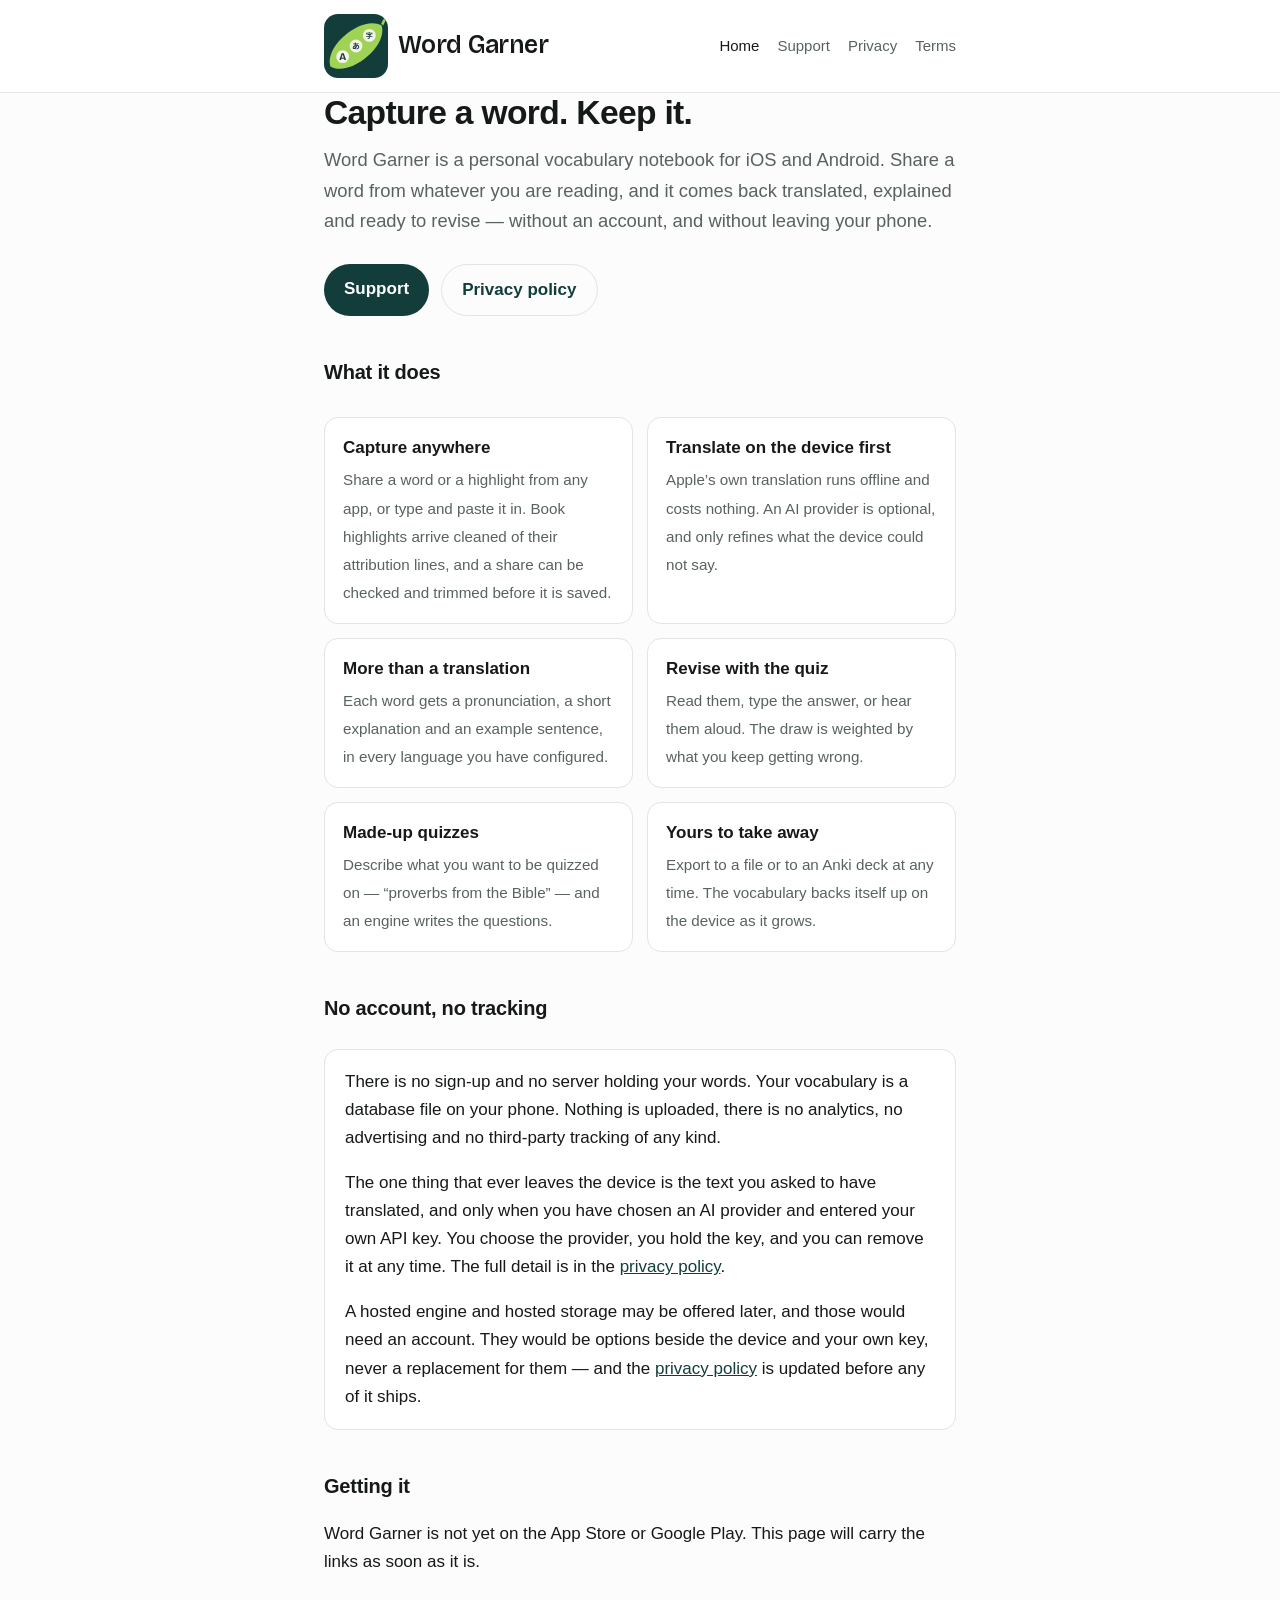
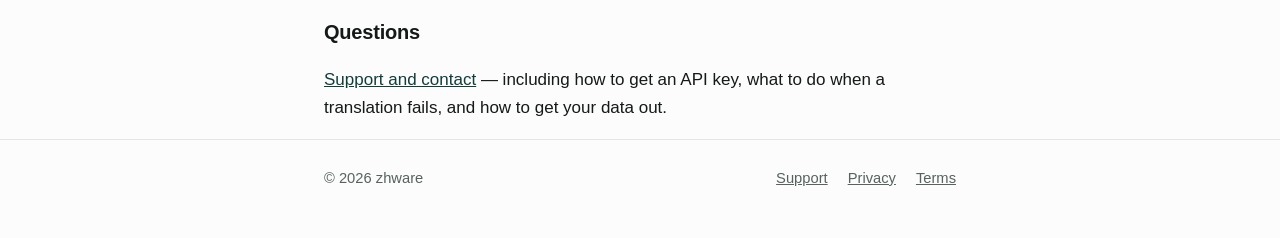
<file: index.html>
<!DOCTYPE html>
<html lang="en">
<head>
<meta charset="utf-8">
<meta name="viewport" content="width=device-width, initial-scale=1">
<title>Word Garner — capture a word, keep it</title>
<meta name="description" content="A personal vocabulary app for iOS and Android. Capture a word while reading, translate it, revise it with the quiz. Everything stays on your phone.">
<link rel="canonical" href="https://wordgarner.zhware.org/">
<link rel="icon" href="/favicon.ico?v=2" sizes="32x32">
<link rel="icon" href="/favicon.svg?v=2" type="image/svg+xml">
<link rel="apple-touch-icon" href="/apple-touch-icon.png?v=2">
<link rel="stylesheet" href="/assets/style.css">
<meta property="og:title" content="Word Garner">
<meta property="og:description" content="Capture a word while reading, translate it, revise it with the quiz. Everything stays on your phone.">
<meta property="og:url" content="https://wordgarner.zhware.org/">
<meta property="og:type" content="website">
</head>
<body>

<header class="site">
  <div class="wrap">
    <a class="brand" href="/"><img class="mark" src="/icon.svg?v=2" alt="" width="64" height="64">Word Garner</a>
    <nav class="site">
      <a href="/" aria-current="page">Home</a>
      <a href="/support/">Support</a>
      <a href="/privacy/">Privacy</a>
      <a href="/terms/">Terms</a>
    </nav>
  </div>
</header>

<main class="wrap">

  <h1>Capture a word. Keep it.</h1>
  <p class="lead">
    Word Garner is a personal vocabulary notebook for iOS and Android. Share a
    word from whatever you are reading, and it comes back translated, explained
    and ready to revise — without an account, and without leaving your phone.
  </p>

  <div class="actions">
    <a class="button" href="/support/">Support</a>
    <a class="button secondary" href="/privacy/">Privacy policy</a>
  </div>

  <h2>What it does</h2>
  <ul class="cards">
    <li>
      <strong>Capture anywhere</strong>
      <span>Share a word or a highlight from any app, or type and paste it in.
        Book highlights arrive cleaned of their attribution lines, and a share
        can be checked and trimmed before it is saved.</span>
    </li>
    <li>
      <strong>Translate on the device first</strong>
      <span>Apple’s own translation runs offline and costs nothing. An AI
        provider is optional, and only refines what the device could not
        say.</span>
    </li>
    <li>
      <strong>More than a translation</strong>
      <span>Each word gets a pronunciation, a short explanation and an example
        sentence, in every language you have configured.</span>
    </li>
    <li>
      <strong>Revise with the quiz</strong>
      <span>Read them, type the answer, or hear them aloud. The draw is
        weighted by what you keep getting wrong.</span>
    </li>
    <li>
      <strong>Made-up quizzes</strong>
      <span>Describe what you want to be quizzed on — “proverbs from the
        Bible” — and an engine writes the questions.</span>
    </li>
    <li>
      <strong>Yours to take away</strong>
      <span>Export to a file or to an Anki deck at any time. The vocabulary
        backs itself up on the device as it grows.</span>
    </li>
  </ul>

  <h2>No account, no tracking</h2>
  <div class="panel">
    <p>
      There is no sign-up and no server holding your words. Your vocabulary is
      a database file on your phone. Nothing is uploaded, there is no
      analytics, no advertising and no third-party tracking of any kind.
    </p>
    <p>
      The one thing that ever leaves the device is the text you asked to have
      translated, and only when you have chosen an AI provider and entered
      your own API key. You choose the provider, you hold the key, and you can
      remove it at any time. The full detail is in the
      <a href="/privacy/">privacy policy</a>.
    </p>
    <p>
      A hosted engine and hosted storage may be offered later, and those would
      need an account. They would be options beside the device and your own
      key, never a replacement for them — and the
      <a href="/privacy/">privacy policy</a> is updated before any of it
      ships.
    </p>
  </div>

  <h2>Getting it</h2>
  <p>
    Word Garner is not yet on the App Store or Google Play. This page will carry
    the links as soon as it is.
  </p>

  <h2>Questions</h2>
  <p>
    <a href="/support/">Support and contact</a> — including how to get an API
    key, what to do when a translation fails, and how to get your data out.
  </p>

</main>

<footer class="site">
  <div class="wrap">
    <span>© 2026 zhware</span>
    <span class="spacer"></span>
    <a href="/support/">Support</a>
    <a href="/privacy/">Privacy</a>
    <a href="/terms/">Terms</a>
  </div>
</footer>

</body>
</html>
</file>
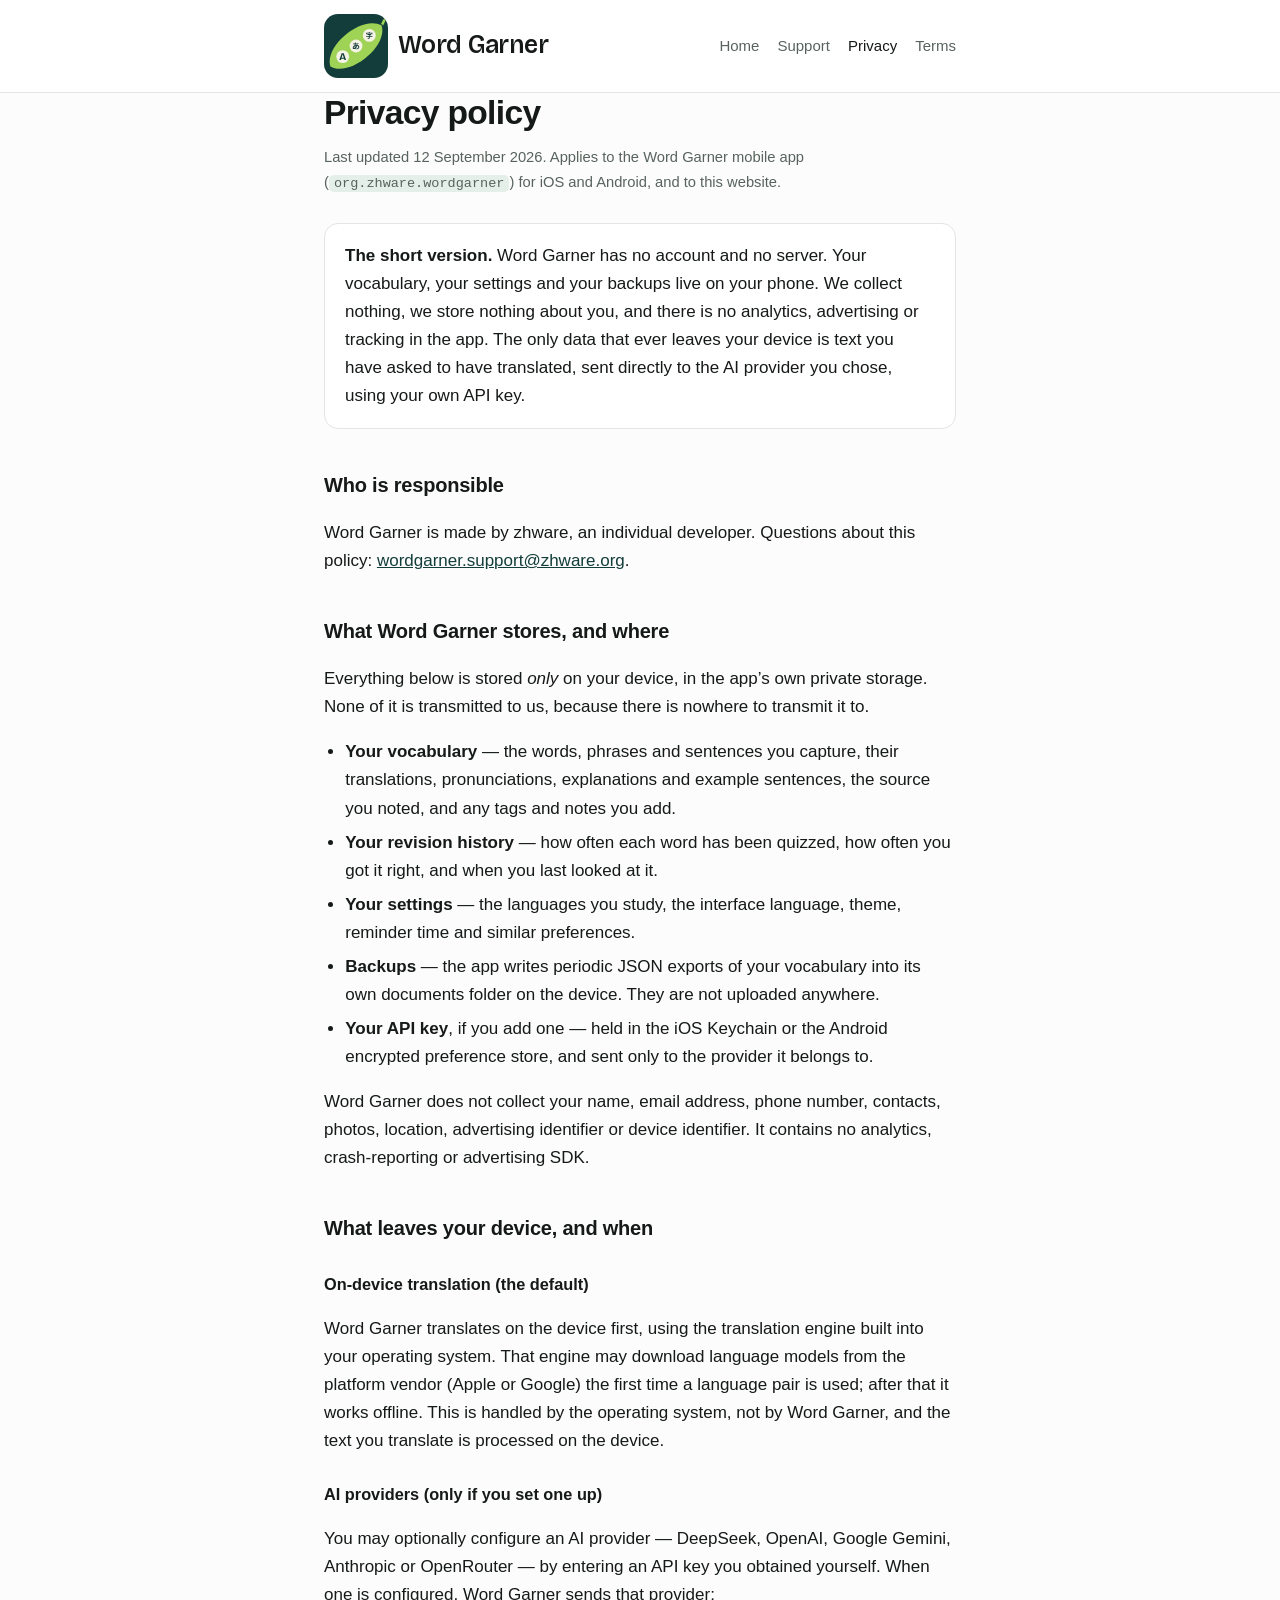
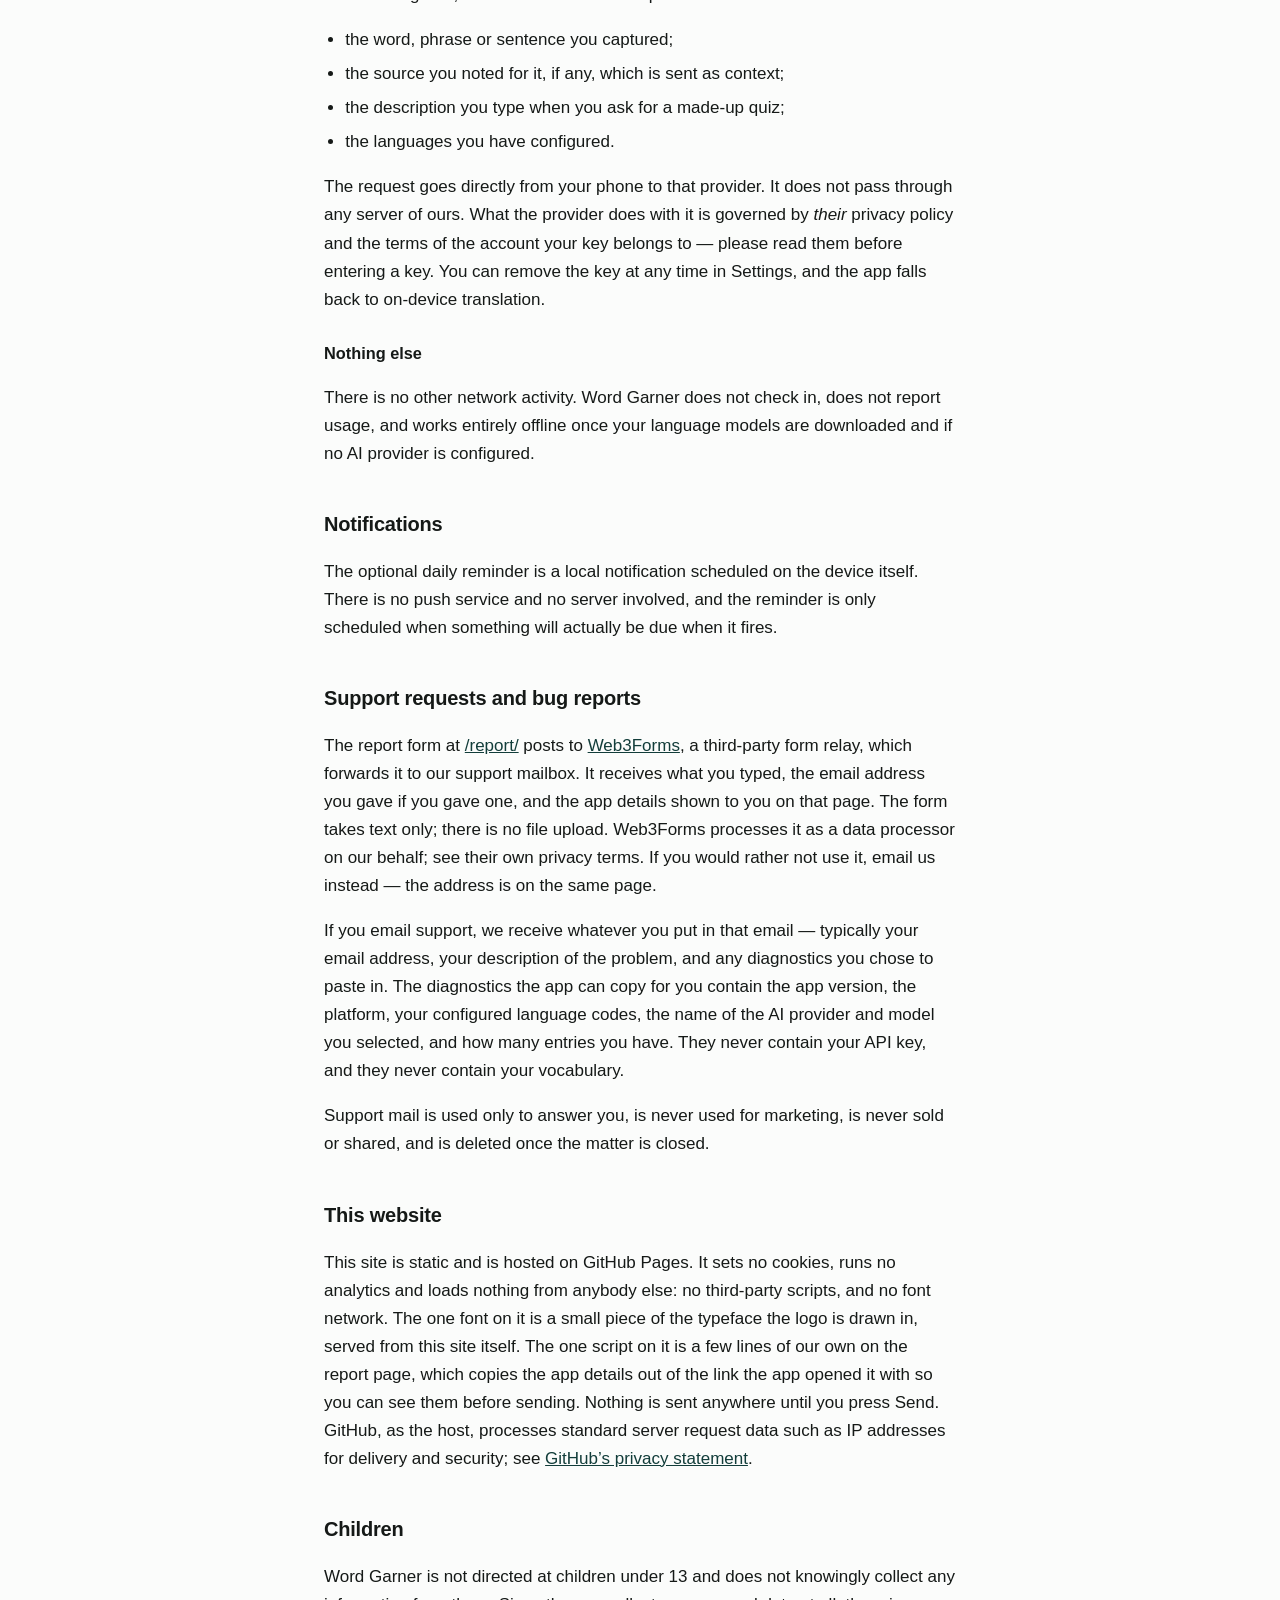
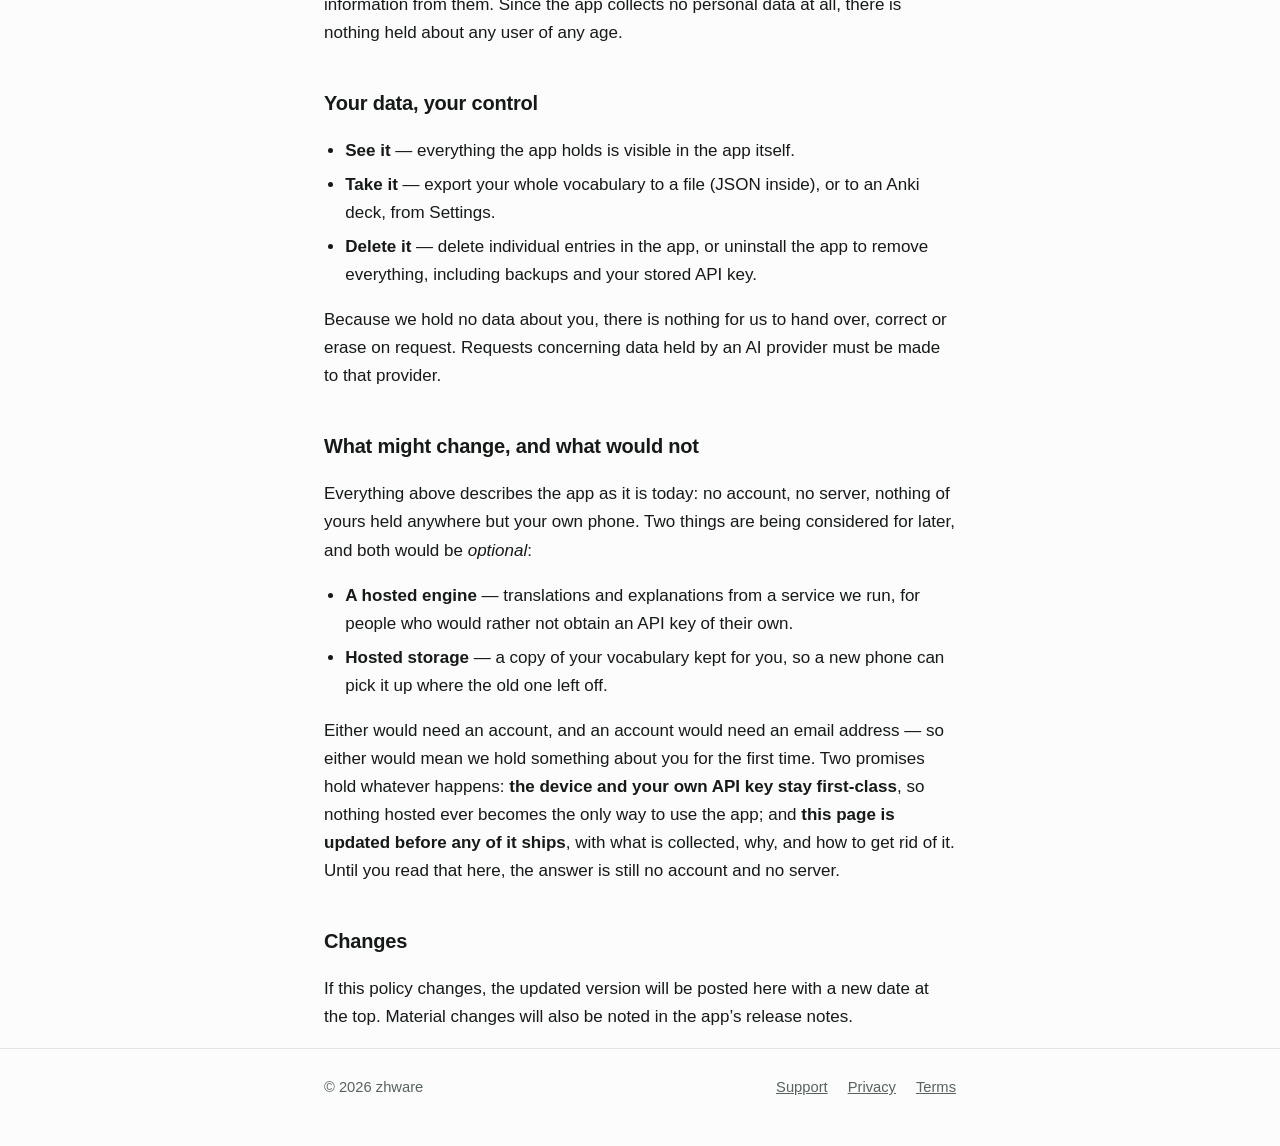
<file: privacy/index.html>
<!DOCTYPE html>
<html lang="en">
<head>
<meta charset="utf-8">
<meta name="viewport" content="width=device-width, initial-scale=1">
<title>Privacy policy — Word Garner</title>
<meta name="description" content="Word Garner's privacy policy. No account, no analytics, no tracking; your vocabulary never leaves your phone.">
<link rel="canonical" href="https://wordgarner.zhware.org/privacy/">
<link rel="icon" href="/favicon.ico?v=2" sizes="32x32">
<link rel="icon" href="/favicon.svg?v=2" type="image/svg+xml">
<link rel="apple-touch-icon" href="/apple-touch-icon.png?v=2">
<link rel="stylesheet" href="/assets/style.css">
</head>
<body>

<header class="site">
  <div class="wrap">
    <a class="brand" href="/"><img class="mark" src="/icon.svg?v=2" alt="" width="64" height="64">Word Garner</a>
    <nav class="site">
      <a href="/">Home</a>
      <a href="/support/">Support</a>
      <a href="/privacy/" aria-current="page">Privacy</a>
      <a href="/terms/">Terms</a>
    </nav>
  </div>
</header>

<main class="wrap">

  <h1>Privacy policy</h1>
  <p class="updated">Last updated 12 September 2026. Applies to the Word Garner
    mobile app (<code>org.zhware.wordgarner</code>) for iOS and Android, and to
    this website.</p>

  <div class="panel">
    <p><strong>The short version.</strong> Word Garner has no account and no
      server. Your vocabulary, your settings and your backups live on your
      phone. We collect nothing, we store nothing about you, and there is no
      analytics, advertising or tracking in the app. The only data that ever
      leaves your device is text you have asked to have translated, sent
      directly to the AI provider you chose, using your own API key.</p>
  </div>

  <h2>Who is responsible</h2>
  <p>
    Word Garner is made by zhware, an individual developer. Questions about this
    policy: <a href="mailto:wordgarner.support@zhware.org">wordgarner.support@zhware.org</a>.
  </p>

  <h2>What Word Garner stores, and where</h2>
  <p>
    Everything below is stored <em>only</em> on your device, in the app’s own
    private storage. None of it is transmitted to us, because there is nowhere
    to transmit it to.
  </p>
  <ul>
    <li><strong>Your vocabulary</strong> — the words, phrases and sentences you
      capture, their translations, pronunciations, explanations and example
      sentences, the source you noted, and any tags and notes you add.</li>
    <li><strong>Your revision history</strong> — how often each word has been
      quizzed, how often you got it right, and when you last looked at it.</li>
    <li><strong>Your settings</strong> — the languages you study, the interface
      language, theme, reminder time and similar preferences.</li>
    <li><strong>Backups</strong> — the app writes periodic JSON exports of your
      vocabulary into its own documents folder on the device. They are not
      uploaded anywhere.</li>
    <li><strong>Your API key</strong>, if you add one — held in the iOS
      Keychain or the Android encrypted preference store, and sent only to the
      provider it belongs to.</li>
  </ul>
  <p>
    Word Garner does not collect your name, email address, phone number, contacts,
    photos, location, advertising identifier or device identifier. It contains
    no analytics, crash-reporting or advertising SDK.
  </p>

  <h2>What leaves your device, and when</h2>

  <h3>On-device translation (the default)</h3>
  <p>
    Word Garner translates on the device first, using the translation engine
    built into your operating system. That engine may download language models
    from the platform vendor (Apple or Google) the first time a language pair
    is used; after that it works offline. This is handled by the operating
    system, not by Word Garner, and the text you translate is processed on the
    device.
  </p>

  <h3>AI providers (only if you set one up)</h3>
  <p>
    You may optionally configure an AI provider — DeepSeek, OpenAI, Google
    Gemini, Anthropic or OpenRouter — by entering an API key you obtained
    yourself. When one is configured, Word Garner sends that provider:
  </p>
  <ul>
    <li>the word, phrase or sentence you captured;</li>
    <li>the source you noted for it, if any, which is sent as context;</li>
    <li>the description you type when you ask for a made-up quiz;</li>
    <li>the languages you have configured.</li>
  </ul>
  <p>
    The request goes directly from your phone to that provider. It does not
    pass through any server of ours. What the provider does with it is governed
    by <em>their</em> privacy policy and the terms of the account your key
    belongs to — please read them before entering a key. You can remove the key
    at any time in Settings, and the app falls back to on-device translation.
  </p>

  <h3>Nothing else</h3>
  <p>
    There is no other network activity. Word Garner does not check in, does not
    report usage, and works entirely offline once your language models are
    downloaded and if no AI provider is configured.
  </p>

  <h2>Notifications</h2>
  <p>
    The optional daily reminder is a local notification scheduled on the device
    itself. There is no push service and no server involved, and the reminder is
    only scheduled when something will actually be due when it fires.
  </p>

  <h2>Support requests and bug reports</h2>
  <p>
    The report form at <a href="/report/">/report/</a> posts to
    <a href="https://web3forms.com/">Web3Forms</a>, a third-party form relay,
    which forwards it to our support mailbox. It receives what you typed, the
    email address you gave if you gave one, and the app details shown to you on
    that page. The form takes text only; there is no file upload. Web3Forms processes it as a data
    processor on our behalf; see their own privacy terms. If you would rather
    not use it, email us instead — the address is on the same page.
  </p>
  <p>
    If you email support, we receive whatever you put in that email — typically
    your email address, your description of the problem, and any diagnostics you
    chose to paste in. The diagnostics the app can copy for you contain the app
    version, the platform, your configured language codes, the name of the AI
    provider and model you selected, and how many entries you have. They never
    contain your API key, and they never contain your vocabulary.
  </p>
  <p>
    Support mail is used only to answer you, is never used for marketing, is
    never sold or shared, and is deleted once the matter is closed.
  </p>

  <h2>This website</h2>
  <p>
    This site is static and is hosted on GitHub Pages. It sets no cookies, runs
    no analytics and loads nothing from anybody else: no third-party scripts,
    and no font network. The one font on it is a small piece of the typeface
    the logo is drawn in, served from this site itself. The one script on
    it is a few lines of our own on the report page, which copies the app
    details out of the link the app opened it with so you can see them before
    sending. Nothing is sent anywhere until you press Send. GitHub, as the
    host, processes standard server request data such as IP addresses for
    delivery and security; see
    <a href="https://docs.github.com/site-policy/privacy-policies/github-privacy-statement">GitHub’s
    privacy statement</a>.
  </p>

  <h2>Children</h2>
  <p>
    Word Garner is not directed at children under 13 and does not knowingly
    collect any information from them. Since the app collects no personal data
    at all, there is nothing held about any user of any age.
  </p>

  <h2>Your data, your control</h2>
  <ul>
    <li><strong>See it</strong> — everything the app holds is visible in the
      app itself.</li>
    <li><strong>Take it</strong> — export your whole vocabulary to a file (JSON
      inside), or to an Anki deck, from Settings.</li>
    <li><strong>Delete it</strong> — delete individual entries in the app, or
      uninstall the app to remove everything, including backups and your stored
      API key.</li>
  </ul>
  <p>
    Because we hold no data about you, there is nothing for us to hand over,
    correct or erase on request. Requests concerning data held by an AI provider
    must be made to that provider.
  </p>

  <h2>What might change, and what would not</h2>
  <p>
    Everything above describes the app as it is today: no account, no server,
    nothing of yours held anywhere but your own phone. Two things are being
    considered for later, and both would be <em>optional</em>:
  </p>
  <ul>
    <li><strong>A hosted engine</strong> — translations and explanations from
      a service we run, for people who would rather not obtain an API key of
      their own.</li>
    <li><strong>Hosted storage</strong> — a copy of your vocabulary kept for
      you, so a new phone can pick it up where the old one left off.</li>
  </ul>
  <p>
    Either would need an account, and an account would need an email address —
    so either would mean we hold something about you for the first time. Two
    promises hold whatever happens: <strong>the device and your own API key
    stay first-class</strong>, so nothing hosted ever becomes the only way to
    use the app; and <strong>this page is updated before any of it ships</strong>,
    with what is collected, why, and how to get rid of it. Until you read that
    here, the answer is still no account and no server.
  </p>

  <h2>Changes</h2>
  <p>
    If this policy changes, the updated version will be posted here with a new
    date at the top. Material changes will also be noted in the app’s release
    notes.
  </p>

</main>

<footer class="site">
  <div class="wrap">
    <span>© 2026 zhware</span>
    <span class="spacer"></span>
    <a href="/support/">Support</a>
    <a href="/privacy/">Privacy</a>
    <a href="/terms/">Terms</a>
  </div>
</footer>

</body>
</html>
</file>
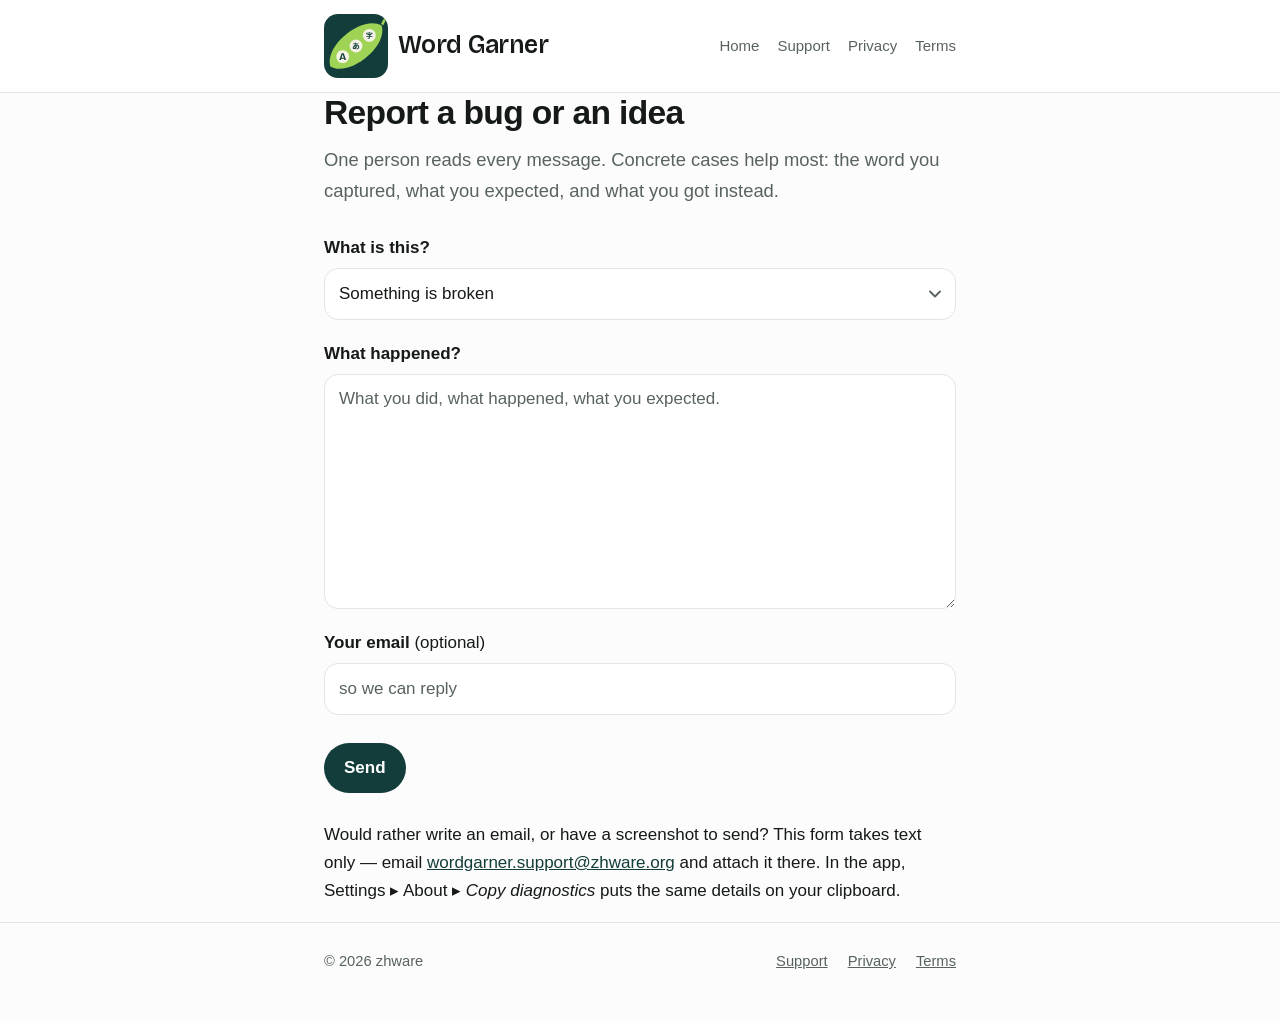
<file: report/index.html>
<!DOCTYPE html>
<html lang="en">
<head>
<meta charset="utf-8">
<meta name="viewport" content="width=device-width, initial-scale=1">
<title>Report a bug or an idea — Word Garner</title>
<meta name="description" content="Tell us what went wrong, or what you would like Word Garner to do.">
<meta name="robots" content="noindex">
<link rel="canonical" href="https://wordgarner.zhware.org/report/">
<link rel="icon" href="/favicon.ico?v=2" sizes="32x32">
<link rel="icon" href="/favicon.svg?v=2" type="image/svg+xml">
<link rel="apple-touch-icon" href="/apple-touch-icon.png?v=2">
<link rel="stylesheet" href="/assets/style.css">
</head>
<body>

<header class="site">
  <div class="wrap">
    <a class="brand" href="/"><img class="mark" src="/icon.svg?v=2" alt="" width="64" height="64">Word Garner</a>
    <nav class="site">
      <a href="/">Home</a>
      <a href="/support/">Support</a>
      <a href="/privacy/">Privacy</a>
      <a href="/terms/">Terms</a>
    </nav>
  </div>
</header>

<main class="wrap">

  <h1>Report a bug or an idea</h1>
  <p class="lead">
    One person reads every message. Concrete cases help most: the word you
    captured, what you expected, and what you got instead.
  </p>

  <!-- Posts straight to Web3Forms, which emails it on. GitHub Pages serves
       static files and nothing else, so the form needs somewhere off-site to
       post to. Plain POST, no JavaScript in the path. -->
  <form action="https://api.web3forms.com/submit" method="POST">

    <input type="hidden" name="access_key"
           value="18036f08-31e8-4039-8b6d-1eeaa0fe0ed5">
    <input type="hidden" name="subject" value="Word Garner report">
    <input type="hidden" name="from_name" value="Word Garner report form">
    <input type="hidden" name="redirect"
           value="https://wordgarner.zhware.org/report/thanks/">
    <!-- Web3Forms' Honeypot Trick: a bot ticks it, a person never sees it,
         and the message is dropped without a CAPTCHA in the way. -->
    <input type="checkbox" name="botcheck" style="display:none"
           tabindex="-1" autocomplete="off">

    <p>
      <label for="kind"><strong>What is this?</strong></label>
      <select id="kind" name="Kind" required>
        <option value="Bug">Something is broken</option>
        <option value="Idea">An idea for the app</option>
        <option value="Question">A question</option>
      </select>
    </p>

    <p>
      <label for="message"><strong>What happened?</strong></label>
      <textarea id="message" name="Message" rows="8" required
                placeholder="What you did, what happened, what you expected."></textarea>
    </p>

    <p>
      <label for="email"><strong>Your email</strong> (optional)</label>
      <input id="email" type="email" name="email"
             placeholder="so we can reply">
    </p>

    <div class="panel" id="diagnostics-panel" hidden>
      <p><strong>Details about your app</strong></p>
      <p>
        Sent with the report so a problem can be reproduced. Shown here in
        full, because what you can see is exactly what goes: no API key, and
        none of your vocabulary.
      </p>
      <textarea id="diagnostics" name="App details" rows="6" readonly></textarea>
    </div>

    <p class="actions">
      <button class="button" type="submit">Send</button>
    </p>
  </form>

  <p>
    Would rather write an email, or have a screenshot to send? This form takes
    text only — email <a href="mailto:wordgarner.support@zhware.org">wordgarner.support@zhware.org</a>
    and attach it there. In the app, Settings ▸ About ▸ <em>Copy diagnostics</em>
    puts the same details on your clipboard.
  </p>

  <script>
    // The app opens this page with its own details in the query string —
    // the website cannot know them, and asking somebody to copy them by
    // hand is asking for the report without them. First-party and inline:
    // nothing here is fetched from anyone else.
    (function () {
      var details = new URLSearchParams(location.search).get('d');
      if (!details) return;
      document.getElementById('diagnostics').value = details;
      document.getElementById('diagnostics-panel').hidden = false;
    })();
  </script>

</main>

<footer class="site">
  <div class="wrap">
    <span>© 2026 zhware</span>
    <span class="spacer"></span>
    <a href="/support/">Support</a>
    <a href="/privacy/">Privacy</a>
    <a href="/terms/">Terms</a>
  </div>
</footer>

</body>
</html>
</file>
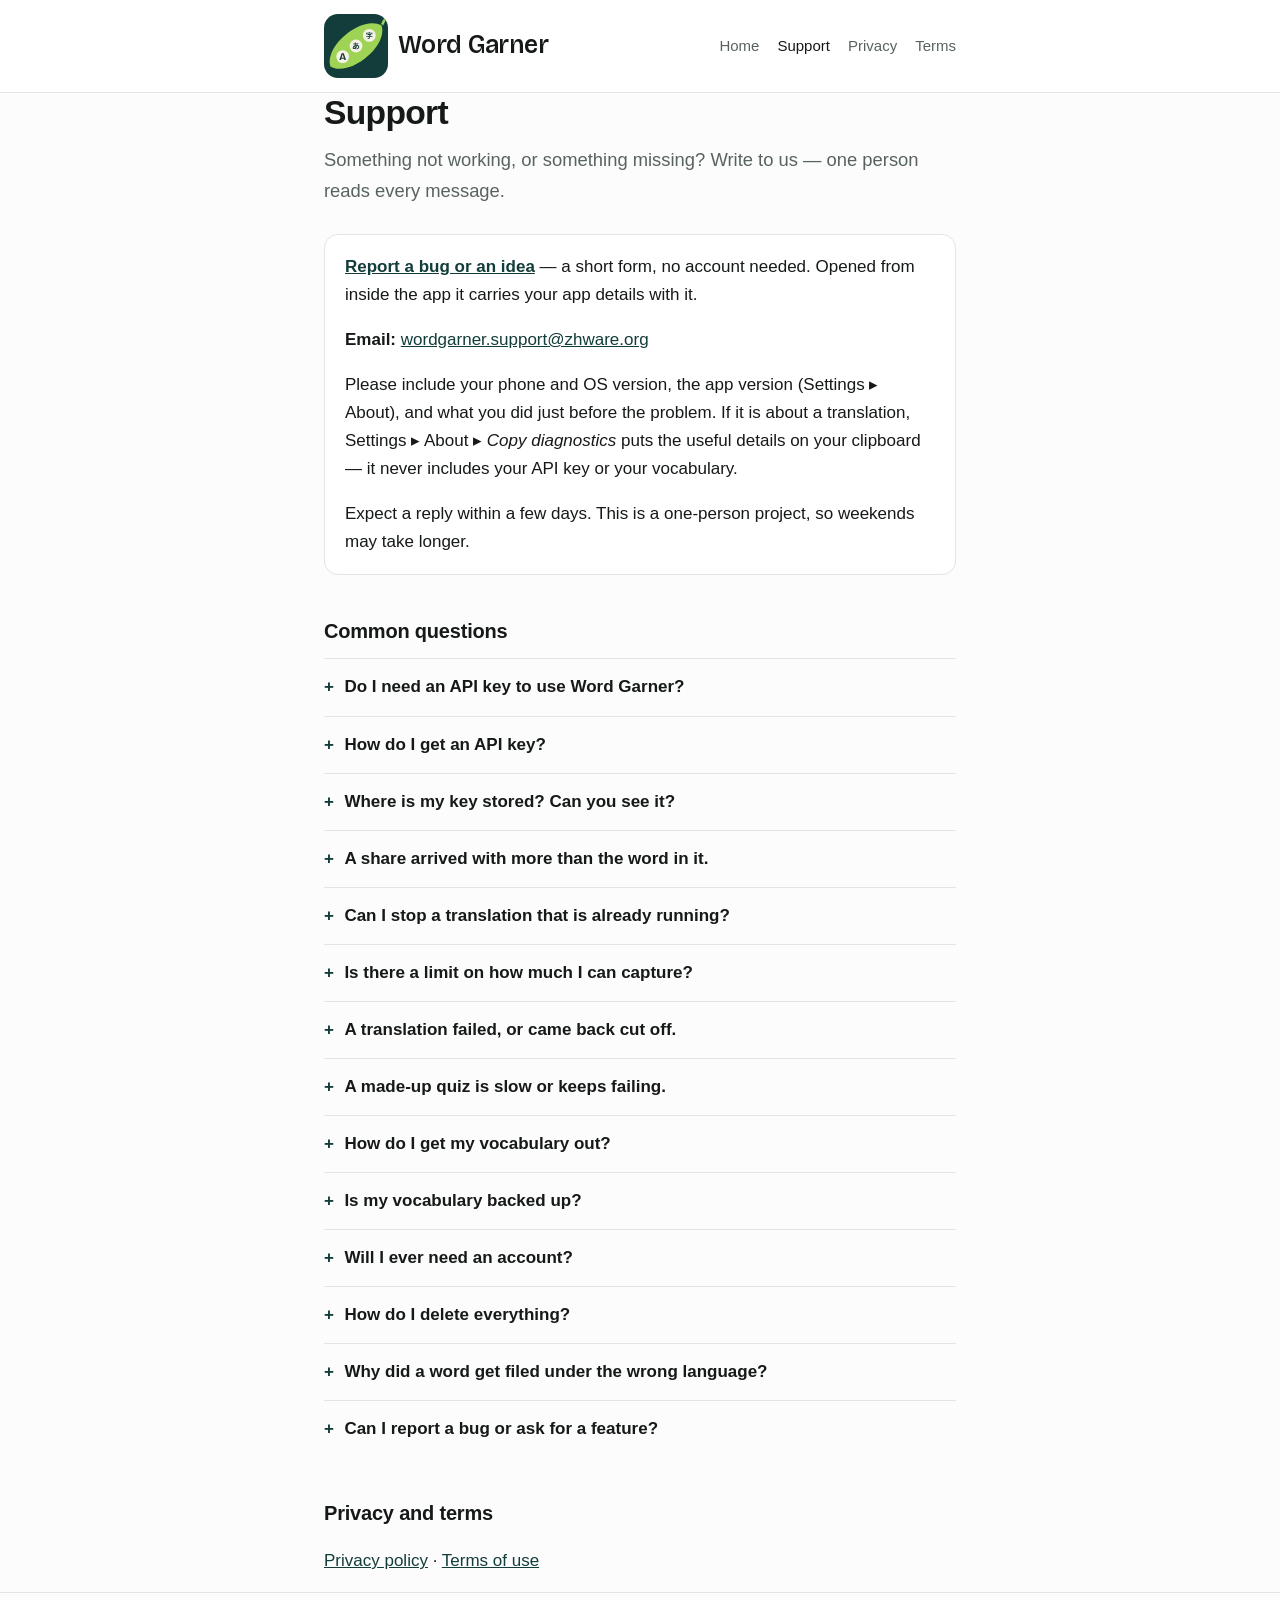
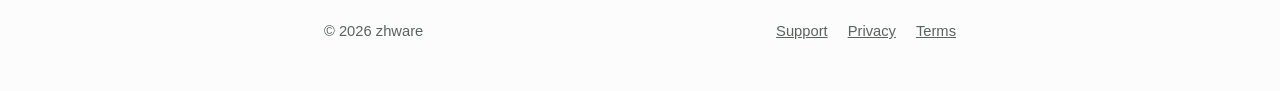
<file: support/index.html>
<!DOCTYPE html>
<html lang="en">
<head>
<meta charset="utf-8">
<meta name="viewport" content="width=device-width, initial-scale=1">
<title>Support — Word Garner</title>
<meta name="description" content="Help with Word Garner: contact, API keys, translation problems, backups and exports.">
<link rel="canonical" href="https://wordgarner.zhware.org/support/">
<link rel="icon" href="/favicon.ico?v=2" sizes="32x32">
<link rel="icon" href="/favicon.svg?v=2" type="image/svg+xml">
<link rel="apple-touch-icon" href="/apple-touch-icon.png?v=2">
<link rel="stylesheet" href="/assets/style.css">
</head>
<body>

<header class="site">
  <div class="wrap">
    <a class="brand" href="/"><img class="mark" src="/icon.svg?v=2" alt="" width="64" height="64">Word Garner</a>
    <nav class="site">
      <a href="/">Home</a>
      <a href="/support/" aria-current="page">Support</a>
      <a href="/privacy/">Privacy</a>
      <a href="/terms/">Terms</a>
    </nav>
  </div>
</header>

<main class="wrap">

  <h1>Support</h1>
  <p class="lead">
    Something not working, or something missing? Write to us — one person reads
    every message.
  </p>

  <div class="panel">
    <p>
      <strong><a href="/report/">Report a bug or an idea</a></strong> — a short
      form, no account needed. Opened from inside the app it carries your app
      details with it.
    </p>
    <p>
      <strong>Email:</strong>
      <a href="mailto:wordgarner.support@zhware.org">wordgarner.support@zhware.org</a>
    </p>
    <p>
      Please include your phone and OS version, the app version (Settings ▸
      About), and what you did just before the problem. If it is about a
      translation, Settings ▸ About ▸ <em>Copy diagnostics</em> puts the useful
      details on your clipboard — it never includes your API key or your
      vocabulary.
    </p>
    <p>
      Expect a reply within a few days. This is a one-person project, so
      weekends may take longer.
    </p>
  </div>

  <h2>Common questions</h2>

  <details>
    <summary>Do I need an API key to use Word Garner?</summary>
    <p>
      No. Word Garner translates on the device first, using the translation engine
      built into your phone. That is free, works offline, and needs no account.
      An API key buys the things a machine translator cannot give you — the
      pronunciation, the short explanation, the example sentence, and made-up
      quizzes.
    </p>
  </details>

  <details>
    <summary>How do I get an API key?</summary>
    <p>
      Open Settings ▸ Translation service, choose a provider, and use the link there to
      open that provider’s console. Create a key in your own account, then paste
      it into the field — it saves itself. <em>Test</em> checks that it works.
    </p>
    <p>
      Keys are pay-as-you-go and you are billed by the provider, not by us.
      Settings shows roughly what a hundred words costs on the model you picked.
      DeepSeek is the cheapest of the ones offered and is the default.
    </p>
  </details>

  <details>
    <summary>Where is my key stored? Can you see it?</summary>
    <p>
      It is stored in the iOS Keychain or the Android encrypted preference
      store, on your device. It is sent only to the provider it belongs to, over
      HTTPS, directly from your phone. We never see it, and it is never included
      in diagnostics or backups.
    </p>
  </details>

  <details>
    <summary>A share arrived with more than the word in it.</summary>
    <p>
      Turn on <em>Settings ▸ Capture ▸ Check a share before saving</em> and every
      share opens a small sheet over the app you were reading, showing exactly
      what will be saved. Trim it to the word you meant and tap <em>Save</em>;
      the link is kept as the source and stays out of the field. It is off by
      default, because a share that lands without a word from anybody is what a
      share sheet is for — and a capture that arrived wrong can still be stopped
      and edited on the entry.
    </p>
    <p>
      Reading apps do not agree on what a share contains. Kindle and Apple Books
      send the highlight with the book title after it, and Word Garner knows those
      shapes and keeps only the highlight. Other apps — Gospel Library among
      them — send a reference, the passage and a link, and nothing in the text
      says which part is which: “Mosiah 3:19” and the line beside it are both
      just lines.
    </p>
    <p>
      For anything saved without trimming, Word Garner asks rather than guesses. A
      share it cannot read on its own waits on the home screen; tap it, pick the part you meant to keep, and the rest
      becomes the entry’s source, so the reference is not lost. Links are always
      dropped, and the app they point at is used as the source name where it is
      one we recognise.
    </p>
  </details>

  <details>
    <summary>Can I stop a translation that is already running?</summary>
    <p>
      Yes. Open the entry and tap <em>Stop</em> on the “Translating…” row. The
      entry stays, the reply is discarded even if it arrives afterwards, and the
      word can then be edited — which is not possible while a translation is in
      flight — and asked for again. This is the way out of a capture that
      arrived wrong: stop it, fix the text, retry.
    </p>
  </details>

  <details>
    <summary>Is there a limit on how much I can capture?</summary>
    <p>
      A single capture is held to <strong>600 characters</strong> — two or three
      sentences, which covers any highlight worth keeping as vocabulary.
      Sharing something longer is refused at the moment of sharing,
      with a message saying so, rather than saved and left untranslatable. The
      add screen shows its own, usually lower, limit as you type: that one
      depends on the model and the number of languages you chose, because the
      whole capture is reproduced once per language in the reply.
    </p>
    <p>
      The same reasoning caps the other direction. A reply from a translation
      service is read up to <strong>256 KB</strong> and refused past it, and each
      stored field — the translation, the pronunciation, the explanation, the
      example — is cut at its own limit. None of that affects an honest answer,
      which is thousands of times smaller. It is there so that a model stuck in
      a loop, or an endpoint answering with something that never ends, cannot
      fill the app's memory or grow the database without limit.
    </p>
  </details>

  <details>
    <summary>A translation failed, or came back cut off.</summary>
    <p>
      A capture that is too long for the model you chose comes back cut off.
      The app refuses an over-long capture while you are typing it and says what
      the limit is — shorten it, capture it in pieces, or choose a model that
      writes more. If a request simply failed, the entry keeps a retry button.
    </p>
  </details>

  <details>
    <summary>A made-up quiz is slow or keeps failing.</summary>
    <p>
      Writing a quiz means writing every question in every language in one
      reply, so a minute or two is normal. If it fails, ask for fewer questions.
      Remember that a made-up quiz is answered in one language by design.
    </p>
  </details>

  <details>
    <summary>How do I get my vocabulary out?</summary>
    <p>
      Settings ▸ Data exports the whole vocabulary as a Word Garner file — a
      <code>.wordgarner</code> file with plain JSON inside — or as an Anki deck.
      The file can be imported back into Word Garner on another device (an
      older <code>.json</code> export still imports too);
      importing never overwrites or deletes anything, it only adds what is
      missing.
    </p>
  </details>

  <details>
    <summary>Is my vocabulary backed up?</summary>
    <p>
      The app writes periodic backups into its own folder on the device and
      keeps the last few. Those are local: if you lose the phone, they go with
      it. For a real backup, export to a file and keep it somewhere of your
      own.
    </p>
  </details>

  <details>
    <summary>Will I ever need an account?</summary>
    <p>
      Not for anything the app does today. A hosted engine, and hosted storage
      that survives a change of phone, are being considered for later; those
      would need one. They would be options alongside the device and your own
      API key, never a replacement, and the
      <a href="/privacy/">privacy policy</a> is updated before any of it
      ships.
    </p>
  </details>

  <details>
    <summary>How do I delete everything?</summary>
    <p>
      Delete individual words by swiping them away in the list, or uninstall the
      app to remove everything at once — vocabulary, settings, local backups and
      your stored API key. Nothing is held on any server, so there is nothing
      left behind.
    </p>
  </details>

  <details>
    <summary>Why did a word get filed under the wrong language?</summary>
    <p>
      Detection is a guess, and a word can belong to more than one language
      (<em>Gift</em> is German for poison). Open the word and use <em>Language:
      … — change</em>; the app records it as your decision and translates again,
      and nothing overrules it afterwards.
    </p>
  </details>

  <details>
    <summary>Can I report a bug or ask for a feature?</summary>
    <p>
      Yes, please — the <a href="/report/">report form</a>, or the email
      address above. Concrete cases help most: the word you captured, what you
      expected, and what you got.
    </p>
  </details>

  <h2>Privacy and terms</h2>
  <p>
    <a href="/privacy/">Privacy policy</a> ·
    <a href="/terms/">Terms of use</a>
  </p>

</main>

<footer class="site">
  <div class="wrap">
    <span>© 2026 zhware</span>
    <span class="spacer"></span>
    <a href="/support/">Support</a>
    <a href="/privacy/">Privacy</a>
    <a href="/terms/">Terms</a>
  </div>
</footer>

</body>
</html>
</file>
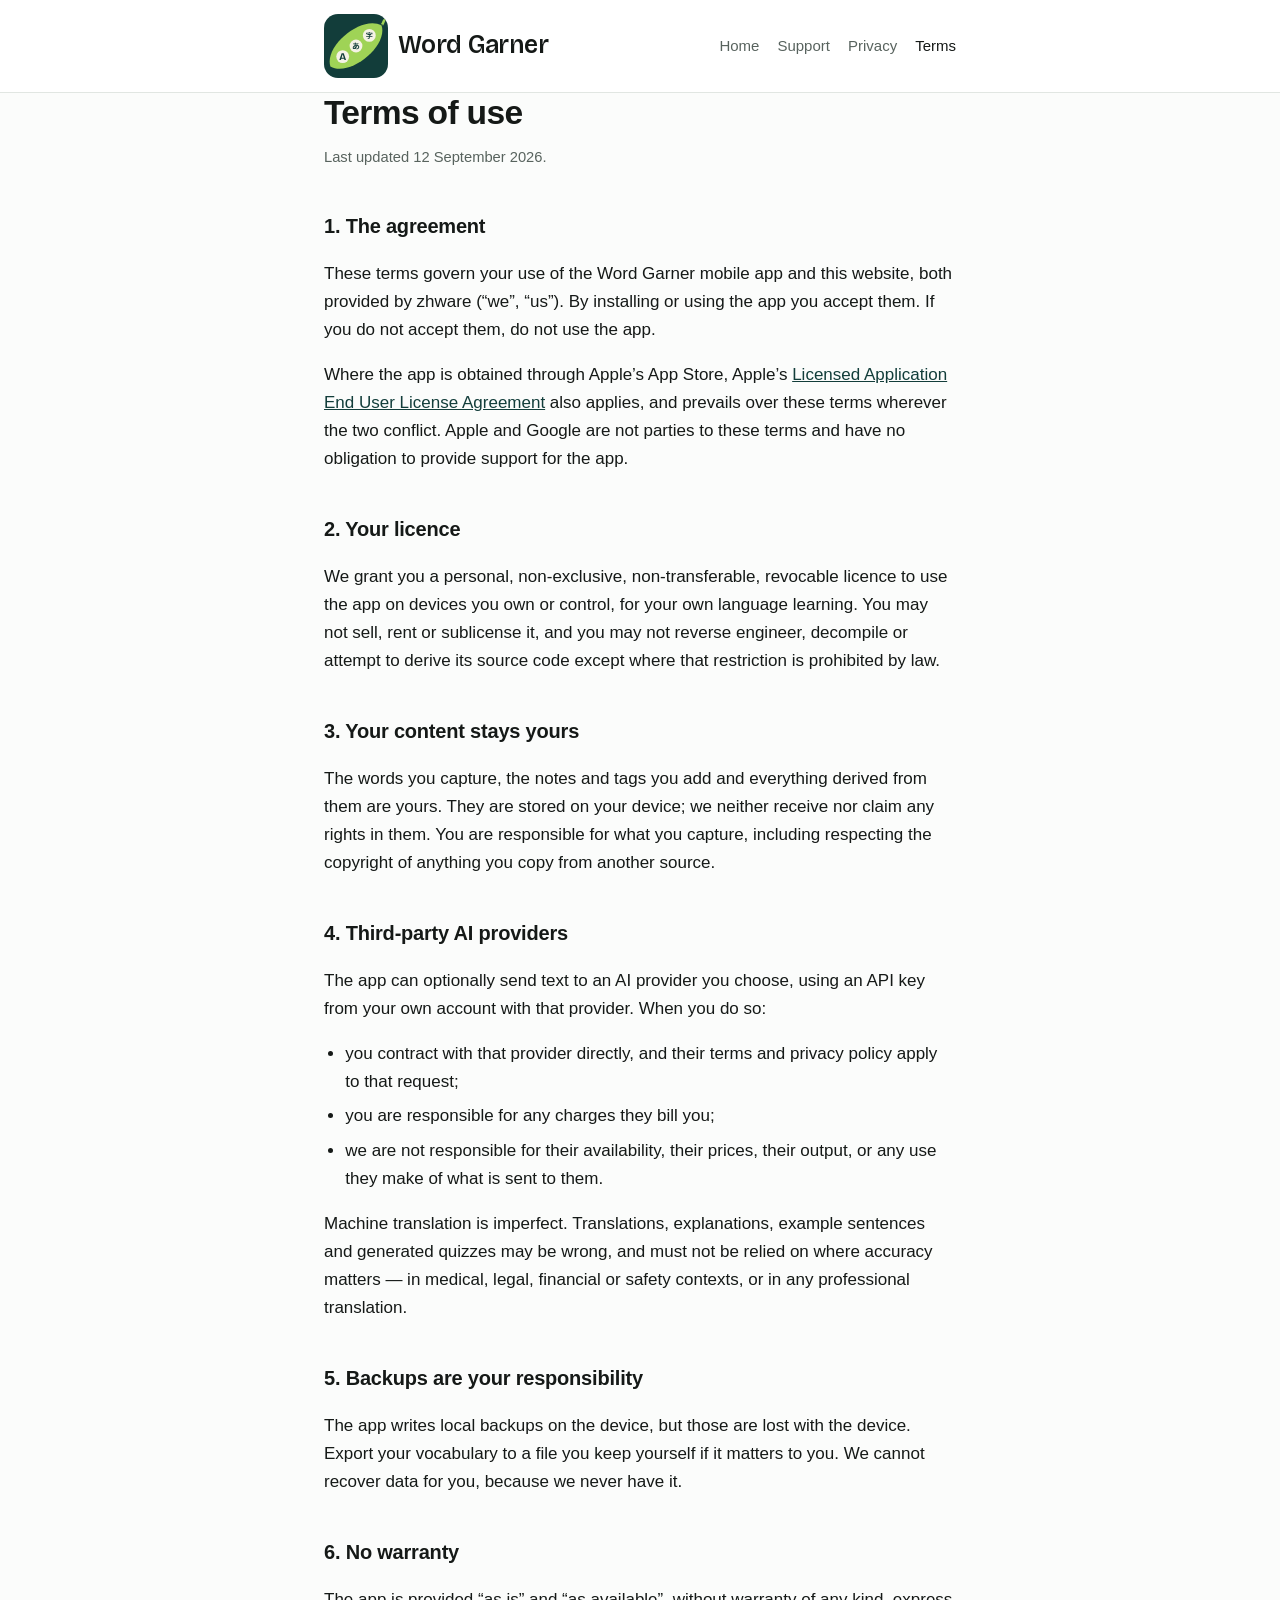
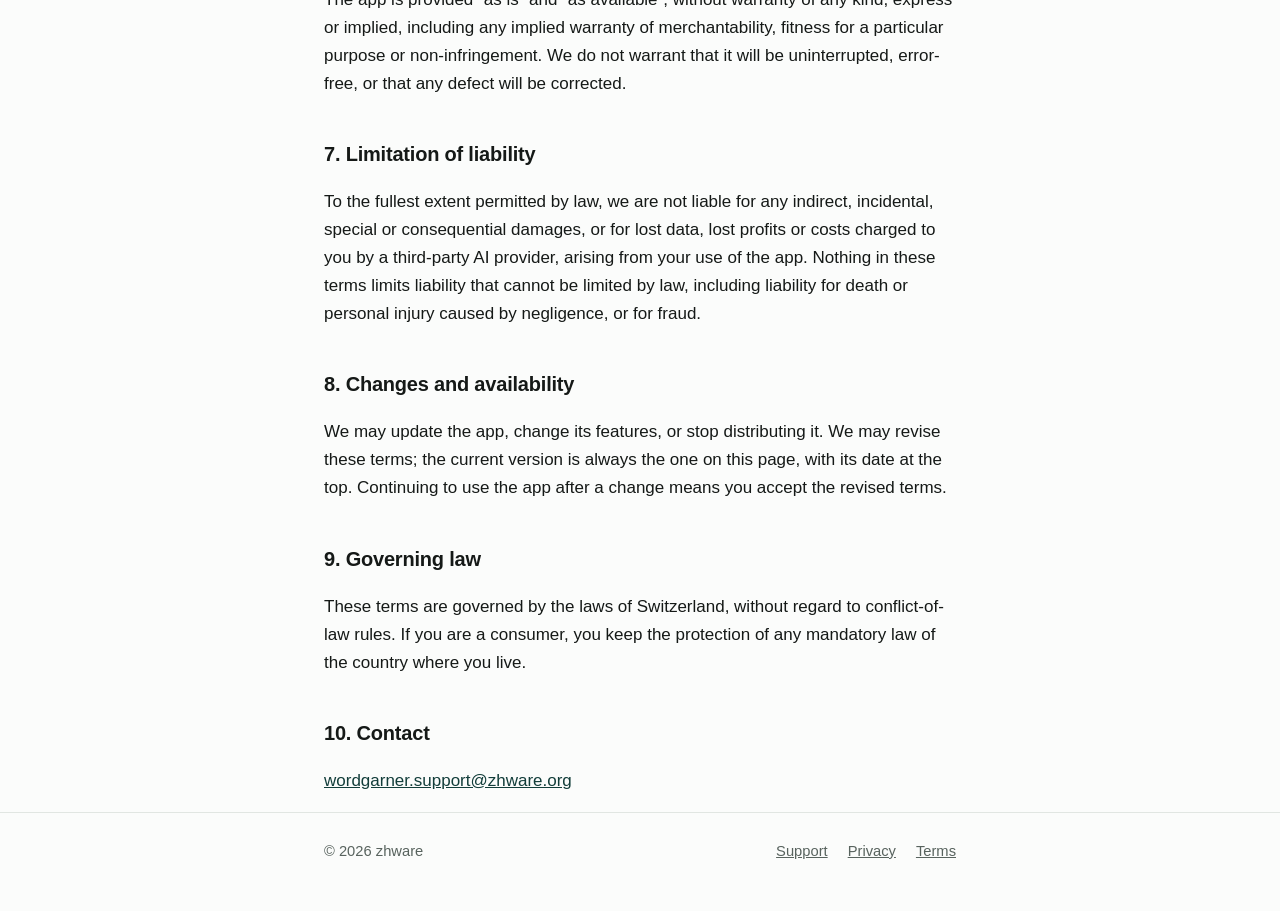
<file: terms/index.html>
<!DOCTYPE html>
<html lang="en">
<head>
<meta charset="utf-8">
<meta name="viewport" content="width=device-width, initial-scale=1">
<title>Terms of use — Word Garner</title>
<meta name="description" content="Terms of use for the Word Garner mobile app.">
<link rel="canonical" href="https://wordgarner.zhware.org/terms/">
<link rel="icon" href="/favicon.ico?v=2" sizes="32x32">
<link rel="icon" href="/favicon.svg?v=2" type="image/svg+xml">
<link rel="apple-touch-icon" href="/apple-touch-icon.png?v=2">
<link rel="stylesheet" href="/assets/style.css">
</head>
<body>

<header class="site">
  <div class="wrap">
    <a class="brand" href="/"><img class="mark" src="/icon.svg?v=2" alt="" width="64" height="64">Word Garner</a>
    <nav class="site">
      <a href="/">Home</a>
      <a href="/support/">Support</a>
      <a href="/privacy/">Privacy</a>
      <a href="/terms/" aria-current="page">Terms</a>
    </nav>
  </div>
</header>

<main class="wrap">

  <h1>Terms of use</h1>
  <p class="updated">Last updated 12 September 2026.</p>

  <h2>1. The agreement</h2>
  <p>
    These terms govern your use of the Word Garner mobile app and this website,
    both provided by zhware (“we”, “us”). By installing or using the app you
    accept them. If you do not accept them, do not use the app.
  </p>
  <p>
    Where the app is obtained through Apple’s App Store, Apple’s
    <a href="https://www.apple.com/legal/internet-services/itunes/dev/stdeula/">Licensed
    Application End User License Agreement</a> also applies, and prevails over
    these terms wherever the two conflict. Apple and Google are not parties to
    these terms and have no obligation to provide support for the app.
  </p>

  <h2>2. Your licence</h2>
  <p>
    We grant you a personal, non-exclusive, non-transferable, revocable licence
    to use the app on devices you own or control, for your own language
    learning. You may not sell, rent or sublicense it, and you may not reverse
    engineer, decompile or attempt to derive its source code except where that
    restriction is prohibited by law.
  </p>

  <h2>3. Your content stays yours</h2>
  <p>
    The words you capture, the notes and tags you add and everything derived
    from them are yours. They are stored on your device; we neither receive nor
    claim any rights in them. You are responsible for what you capture,
    including respecting the copyright of anything you copy from another
    source.
  </p>

  <h2>4. Third-party AI providers</h2>
  <p>
    The app can optionally send text to an AI provider you choose, using an API
    key from your own account with that provider. When you do so:
  </p>
  <ul>
    <li>you contract with that provider directly, and their terms and privacy
      policy apply to that request;</li>
    <li>you are responsible for any charges they bill you;</li>
    <li>we are not responsible for their availability, their prices, their
      output, or any use they make of what is sent to them.</li>
  </ul>
  <p>
    Machine translation is imperfect. Translations, explanations, example
    sentences and generated quizzes may be wrong, and must not be relied on
    where accuracy matters — in medical, legal, financial or safety contexts,
    or in any professional translation.
  </p>

  <h2>5. Backups are your responsibility</h2>
  <p>
    The app writes local backups on the device, but those are lost with the
    device. Export your vocabulary to a file you keep yourself if it matters to
    you. We cannot recover data for you, because we never have it.
  </p>

  <h2>6. No warranty</h2>
  <p>
    The app is provided “as is” and “as available”, without warranty of any
    kind, express or implied, including any implied warranty of
    merchantability, fitness for a particular purpose or non-infringement. We
    do not warrant that it will be uninterrupted, error-free, or that any
    defect will be corrected.
  </p>

  <h2>7. Limitation of liability</h2>
  <p>
    To the fullest extent permitted by law, we are not liable for any indirect,
    incidental, special or consequential damages, or for lost data, lost
    profits or costs charged to you by a third-party AI provider, arising from
    your use of the app. Nothing in these terms limits liability that cannot be
    limited by law, including liability for death or personal injury caused by
    negligence, or for fraud.
  </p>

  <h2>8. Changes and availability</h2>
  <p>
    We may update the app, change its features, or stop distributing it. We may
    revise these terms; the current version is always the one on this page, with
    its date at the top. Continuing to use the app after a change means you
    accept the revised terms.
  </p>

  <h2>9. Governing law</h2>
  <p>
    These terms are governed by the laws of Switzerland, without regard to
    conflict-of-law rules. If you are a consumer, you keep the protection of
    any mandatory law of the country where you live.
  </p>

  <h2>10. Contact</h2>
  <p>
    <a href="mailto:wordgarner.support@zhware.org">wordgarner.support@zhware.org</a>
  </p>

</main>

<footer class="site">
  <div class="wrap">
    <span>© 2026 zhware</span>
    <span class="spacer"></span>
    <a href="/support/">Support</a>
    <a href="/privacy/">Privacy</a>
    <a href="/terms/">Terms</a>
  </div>
</footer>

</body>
</html>
</file>
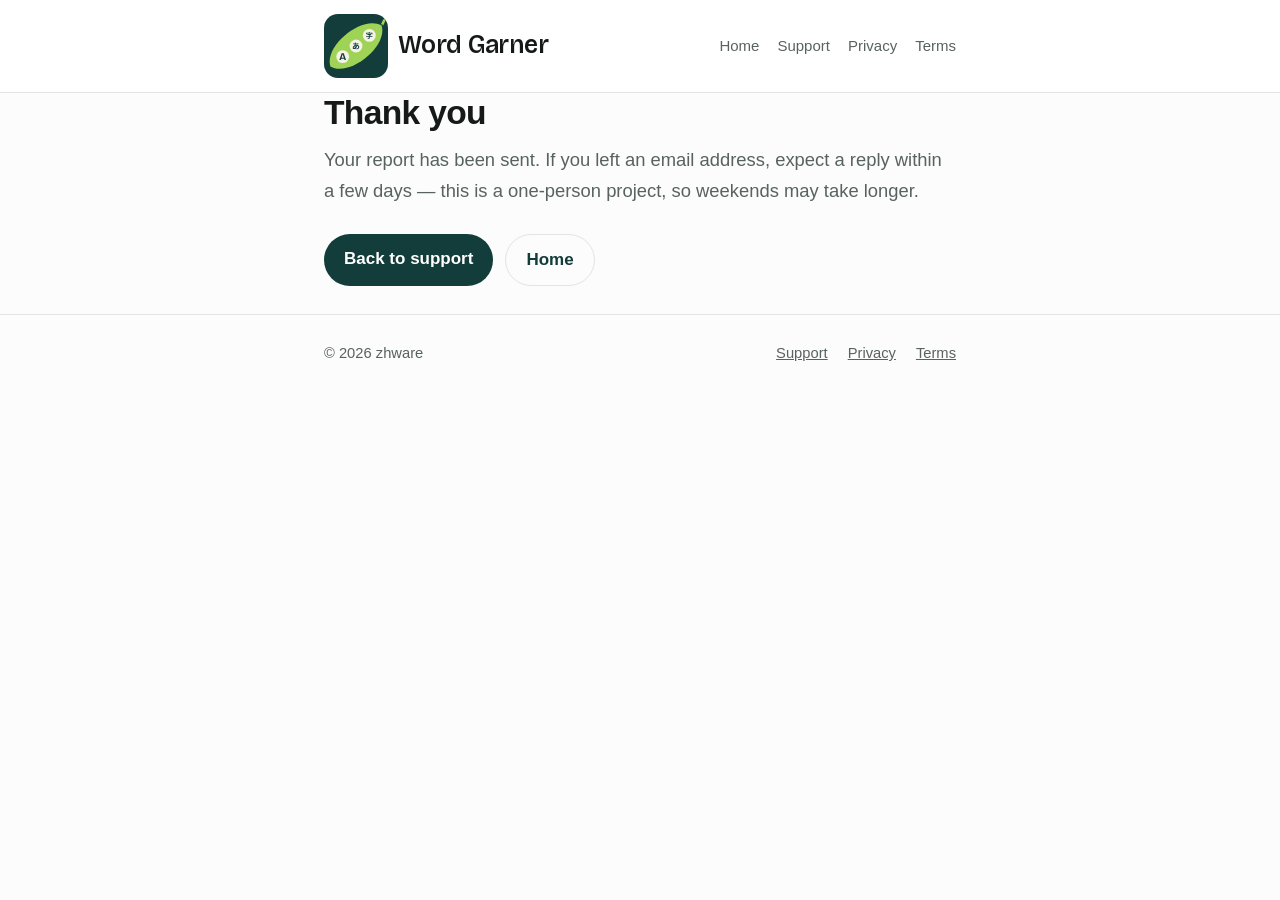
<file: report/thanks/index.html>
<!DOCTYPE html>
<html lang="en">
<head>
<meta charset="utf-8">
<meta name="viewport" content="width=device-width, initial-scale=1">
<title>Thank you — Word Garner</title>
<meta name="robots" content="noindex">
<link rel="icon" href="/favicon.ico?v=2" sizes="32x32">
<link rel="icon" href="/favicon.svg?v=2" type="image/svg+xml">
<link rel="apple-touch-icon" href="/apple-touch-icon.png?v=2">
<link rel="stylesheet" href="/assets/style.css">
</head>
<body>

<header class="site">
  <div class="wrap">
    <a class="brand" href="/"><img class="mark" src="/icon.svg?v=2" alt="" width="64" height="64">Word Garner</a>
    <nav class="site">
      <a href="/">Home</a>
      <a href="/support/">Support</a>
      <a href="/privacy/">Privacy</a>
      <a href="/terms/">Terms</a>
    </nav>
  </div>
</header>

<main class="wrap">
  <h1>Thank you</h1>
  <p class="lead">
    Your report has been sent. If you left an email address, expect a reply
    within a few days — this is a one-person project, so weekends may take
    longer.
  </p>
  <div class="actions">
    <a class="button" href="/support/">Back to support</a>
    <a class="button secondary" href="/">Home</a>
  </div>
</main>

<footer class="site">
  <div class="wrap">
    <span>© 2026 zhware</span>
    <span class="spacer"></span>
    <a href="/support/">Support</a>
    <a href="/privacy/">Privacy</a>
    <a href="/terms/">Terms</a>
  </div>
</footer>

</body>
</html>
</file>
<file: assets/style.css>
/* One stylesheet for four pages. The colours are the mark's own, so the
   listing page, the icon and the screenshots beside them read as one
   thing: the pod's deep teal carries the accent on light, and its pea
   green does on dark, where a colour that dark would disappear. The greys
   are biased a little green for the same reason — a neutral borrowed from
   a blue palette fights a teal one. `AppTheme.seed` in the app is the
   same deep teal; change the two together.

   Light and dark, no build step, and exactly one font file: 2.6 kB of
   Bricolage Grotesque, cut down to the nine letters of the name and served
   from this site. The rule it bends used to be "no webfonts at all", for
   two reasons — the site has to load on a slow connection from a store
   listing, and a privacy page that phones home for a font is a poor
   advertisement for an app that does not phone home at all. A same-origin
   subset answers both: nothing is requested from a font network, and the
   file is smaller than the icon beside it. Everything else on the page is
   still the system sans. */

:root {
  color-scheme: light dark;
  --bg: #fbfcfb;
  --surface: #ffffff;
  --border: #e1e6e2;
  --text: #151917;
  --muted: #58635e;
  --accent: #123d3a;
  --accent-soft: #e4efe9;
  --radius: 14px;
  --measure: 42rem;
}

@media (prefers-color-scheme: dark) {
  :root {
    --bg: #111413;
    --surface: #191d1b;
    --border: #2a302d;
    --text: #eaefec;
    --muted: #9fa9a4;
    --accent: #9fd356;
    --accent-soft: #18251f;
  }
}

* { box-sizing: border-box; }

html { -webkit-text-size-adjust: 100%; }

body {
  margin: 0;
  background: var(--bg);
  color: var(--text);
  font: 17px/1.65 -apple-system, BlinkMacSystemFont, "Segoe UI", Roboto,
    "Helvetica Neue", Arial, sans-serif;
}

.wrap {
  max-width: var(--measure);
  margin: 0 auto;
  padding: 0 20px;
}

/* ------------------------------------------------------------ header */

header.site {
  border-bottom: 1px solid var(--border);
  background: var(--surface);
}

header.site .wrap {
  display: flex;
  align-items: center;
  gap: 16px;
  flex-wrap: wrap;
  padding-top: 14px;
  padding-bottom: 14px;
}

/* The face the mark was drawn with, subset to the letters of the name and
   served from this site — see the note at the top. The unicode-range is the
   subset's own: a letter outside it silently falls back to the system sans,
   so if the site is ever renamed, re-cut the file before changing the name.
   Nothing but `.brand` asks for this family. */
@font-face {
  font-family: "Bricolage Grotesque Wordmark";
  font-style: normal;
  font-weight: 600;
  font-display: swap;
  src: url("/assets/fonts/bricolage-grotesque-wordmark.woff2") format("woff2");
  unicode-range: U+20, U+47, U+57, U+61, U+64-65, U+6e-6f, U+72;
}

.brand {
  display: flex;
  align-items: center;
  gap: 10px;
  font-family: "Bricolage Grotesque Wordmark", -apple-system,
    BlinkMacSystemFont, "Segoe UI", Roboto, sans-serif;
  font-weight: 600;
  font-size: 25px;
  letter-spacing: -0.01em;
  color: var(--text);
  text-decoration: none;
}

/* `icon.svg`, not the tab's `favicon.svg`: the header is the one place on
   the site with room for the glyphs on the seeds, and at this size they
   read as A, あ and 字 rather than three smudges. Below about 40px they go
   back to being texture, and there the plain-seed file is the honest
   choice — half a glyph is worse than none. The mark and the name are
   sized together: a 64px mark over the old 19px name read as a logo with a
   caption under it. The tile carries its own background, so it needs no
   dark-mode rule. */
.brand .mark {
  width: 64px;
  height: 64px;
  display: block;
}

nav.site {
  margin-left: auto;
  display: flex;
  gap: 18px;
  font-size: 15px;
}

nav.site a { color: var(--muted); text-decoration: none; }
nav.site a:hover,
nav.site a[aria-current="page"] { color: var(--text); }

/* -------------------------------------------------------------- page */

main { padding: 40px 0 64px; }

h1 {
  font-size: 2.1rem;
  line-height: 1.2;
  letter-spacing: -0.02em;
  margin: 0 0 12px;
}

h2 {
  font-size: 1.25rem;
  margin: 40px 0 10px;
  letter-spacing: -0.01em;
}

h3 { font-size: 1.02rem; margin: 26px 0 6px; }

p, li { color: var(--text); }

.lead {
  font-size: 1.15rem;
  color: var(--muted);
  margin: 0 0 28px;
}

.updated {
  font-size: 0.92rem;
  color: var(--muted);
  margin: 0 0 28px;
}

a { color: var(--accent); }

ul { padding-left: 1.25em; }
li { margin: 6px 0; }

code {
  font-family: ui-monospace, SFMono-Regular, Menlo, monospace;
  font-size: 0.92em;
  background: var(--accent-soft);
  padding: 1px 5px;
  border-radius: 5px;
}

/* ------------------------------------------------------------- cards */

.cards {
  display: grid;
  gap: 14px;
  grid-template-columns: repeat(auto-fit, minmax(240px, 1fr));
  margin: 28px 0;
  padding: 0;
  list-style: none;
}

.cards li {
  background: var(--surface);
  border: 1px solid var(--border);
  border-radius: var(--radius);
  padding: 16px 18px;
  margin: 0;
}

.cards strong { display: block; margin-bottom: 4px; }
.cards span { color: var(--muted); font-size: 0.95rem; }

.panel {
  background: var(--surface);
  border: 1px solid var(--border);
  border-radius: var(--radius);
  padding: 18px 20px;
  margin: 24px 0;
}

.panel p:first-child { margin-top: 0; }
.panel p:last-child { margin-bottom: 0; }

/* -------------------------------------------------------------- form */

/* The report form's controls were left to the browser, and a browser sizes
   a select to its longest option and a textarea to a 20-column default.
   On a 42rem column that read as three small boxes adrift in a wide page:
   the one field somebody is meant to write a paragraph in was the width of
   a name, and could only be dragged bigger. They are one column now — full
   width, the page's own border, radius and type, and a message box that
   opens at the size the paragraph wants. */

form { margin: 28px 0; }

form p { margin: 0 0 20px; }

form label {
  display: block;
  margin-bottom: 6px;
}

input[type="email"],
input[type="text"],
select,
textarea {
  width: 100%;
  font: inherit;
  color: var(--text);
  background-color: var(--surface);
  border: 1px solid var(--border);
  border-radius: var(--radius);
  padding: 11px 14px;
}

input::placeholder,
textarea::placeholder { color: var(--muted); }

input:focus-visible,
select:focus-visible,
textarea:focus-visible {
  outline: 2px solid var(--accent);
  outline-offset: 1px;
  border-color: var(--accent);
}

textarea {
  /* An inline-level textarea leaves a descender's worth of gap under
     itself, which reads as a broken margin inside the panel. */
  display: block;
  /* Taller, never wider: the column is the measure the whole site is set
     to, and a textarea dragged past it takes the page with it. */
  resize: vertical;
  min-height: 9.5rem;
  line-height: 1.55;
}

/* Native chevrons ignore most of the rules above — Safari in particular
   drops the background and the padding unless the control is unstyled
   first — so the arrow is drawn here instead. Two rules because a data URI
   cannot read `currentColor`. */
select {
  appearance: none;
  background-image: url("data:image/svg+xml,%3Csvg xmlns='http://www.w3.org/2000/svg' width='12' height='8' viewBox='0 0 12 8' fill='none' stroke='%2358635e' stroke-width='1.8' stroke-linecap='round' stroke-linejoin='round'%3E%3Cpath d='M1 1.5 6 6.5 11 1.5'/%3E%3C/svg%3E");
  background-repeat: no-repeat;
  background-position: right 14px center;
  background-size: 12px 8px;
  padding-right: 40px;
}

@media (prefers-color-scheme: dark) {
  select {
    background-image: url("data:image/svg+xml,%3Csvg xmlns='http://www.w3.org/2000/svg' width='12' height='8' viewBox='0 0 12 8' fill='none' stroke='%239fa9a4' stroke-width='1.8' stroke-linecap='round' stroke-linejoin='round'%3E%3Cpath d='M1 1.5 6 6.5 11 1.5'/%3E%3C/svg%3E");
  }
}

/* Sent, not written: quieter than the fields above it, set in the face the
   details were printed in, and short because nobody edits it. */
#diagnostics {
  font-family: ui-monospace, SFMono-Regular, Menlo, Consolas, monospace;
  font-size: 0.92rem;
  color: var(--muted);
  min-height: 7rem;
}

/* ------------------------------------------------------------ button */

/* Shared by the links on the landing page and the form's submit, so it has
   to undo what a browser gives a `<button>` and nothing else does: its own
   border, its own font, and a cursor that does not say "text". */
.button {
  display: inline-block;
  background: var(--accent);
  color: #fff;
  padding: 11px 20px;
  border: 0;
  border-radius: 999px;
  text-decoration: none;
  font: inherit;
  font-weight: 600;
  cursor: pointer;
}

/* On dark the accent is the pea green, so the label takes the pod's own
   ink rather than a near-black borrowed from the page. */
@media (prefers-color-scheme: dark) {
  .button { color: #123d3a; }
}

.button.secondary {
  background: transparent;
  color: var(--accent);
  border: 1px solid var(--border);
}

.actions { display: flex; flex-wrap: wrap; gap: 12px; margin: 28px 0; }

/* --------------------------------------------------------- questions */

details {
  border-top: 1px solid var(--border);
  padding: 14px 0;
}

details summary {
  cursor: pointer;
  font-weight: 600;
  list-style: none;
}

details summary::-webkit-details-marker { display: none; }

details summary::before {
  content: "+";
  display: inline-block;
  width: 1.2em;
  color: var(--accent);
  font-weight: 700;
}

details[open] summary::before { content: "\2013"; }

details p:last-child { margin-bottom: 0; }

/* ------------------------------------------------------------ footer */

footer.site {
  border-top: 1px solid var(--border);
  padding: 26px 0 48px;
  color: var(--muted);
  font-size: 0.92rem;
}

footer.site .wrap { display: flex; flex-wrap: wrap; gap: 8px 20px; }
footer.site a { color: var(--muted); }
footer.site .spacer { margin-left: auto; }

/* Screenshots are added as they are taken; the frame keeps the page from
   jumping when they land. */
.shots {
  display: grid;
  gap: 16px;
  grid-template-columns: repeat(auto-fit, minmax(180px, 1fr));
  margin: 28px 0;
}

.shots img {
  width: 100%;
  border: 1px solid var(--border);
  border-radius: var(--radius);
  display: block;
}
</file>
